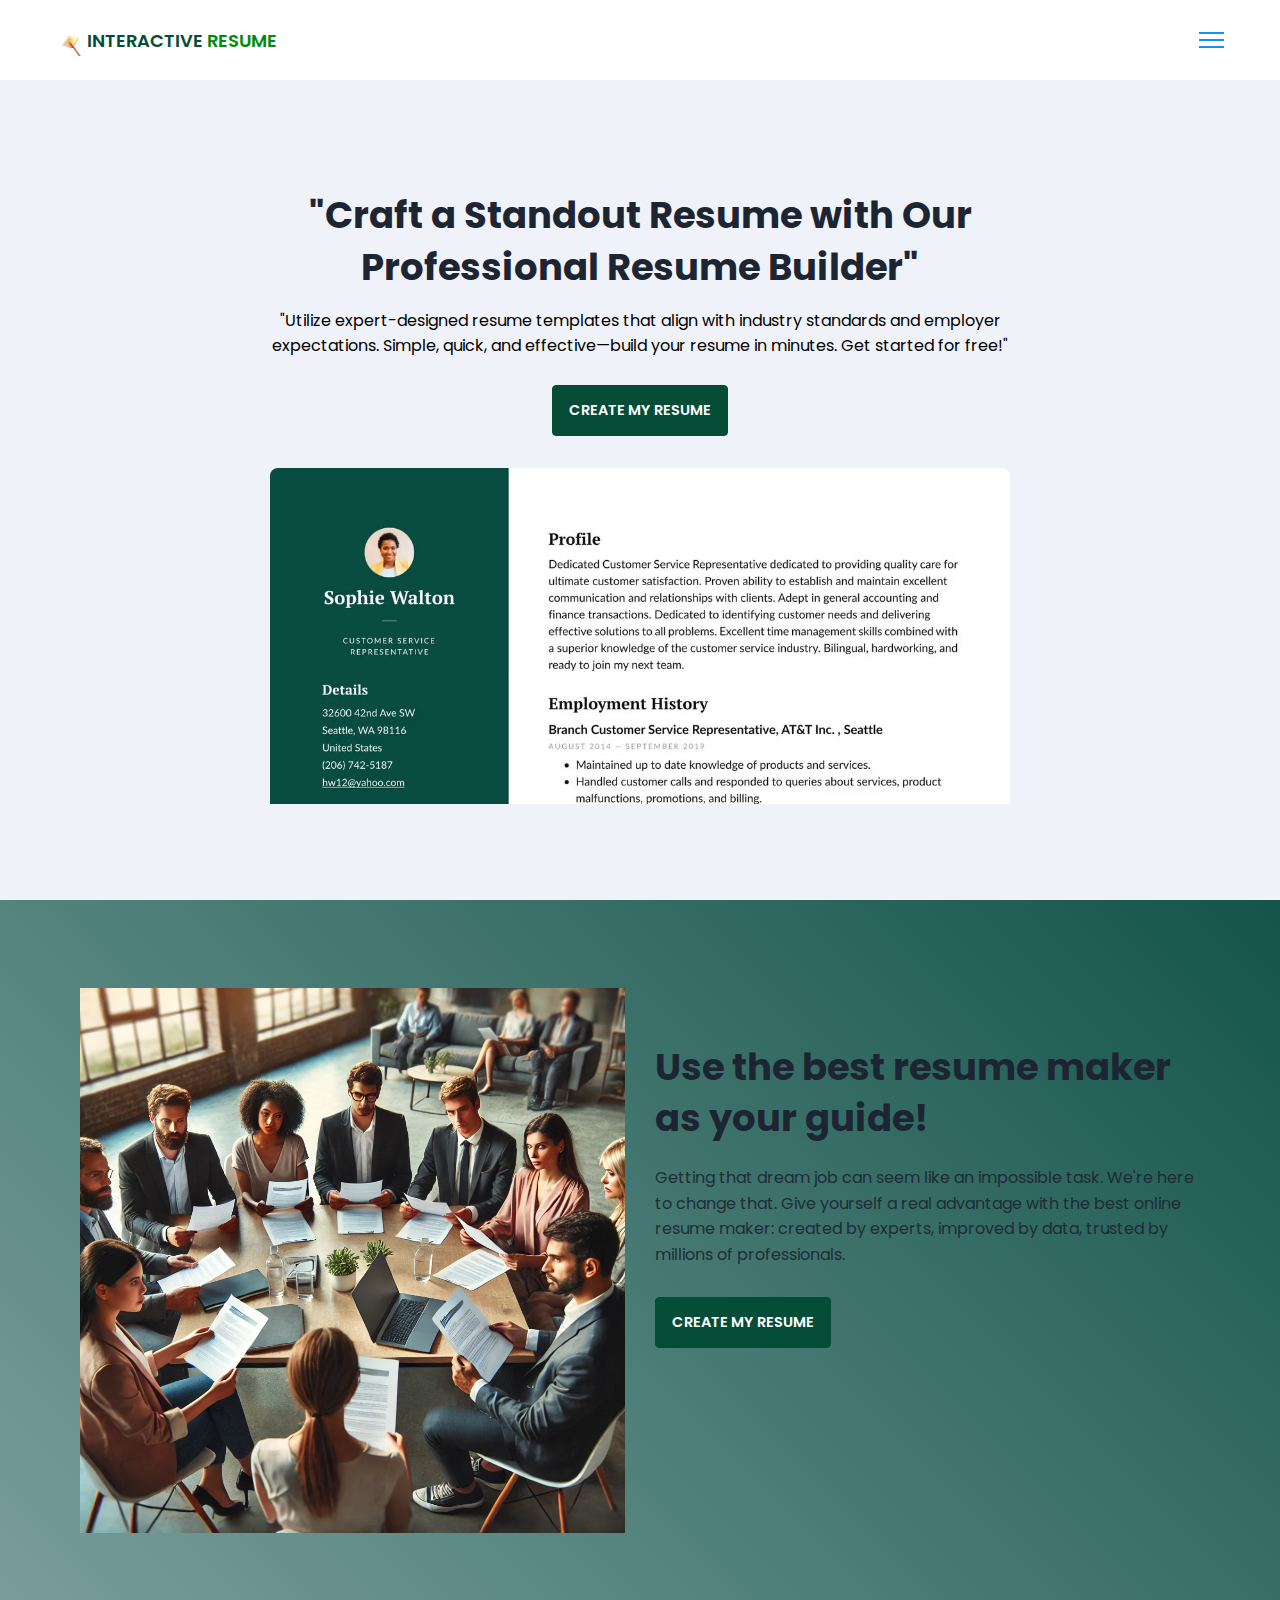
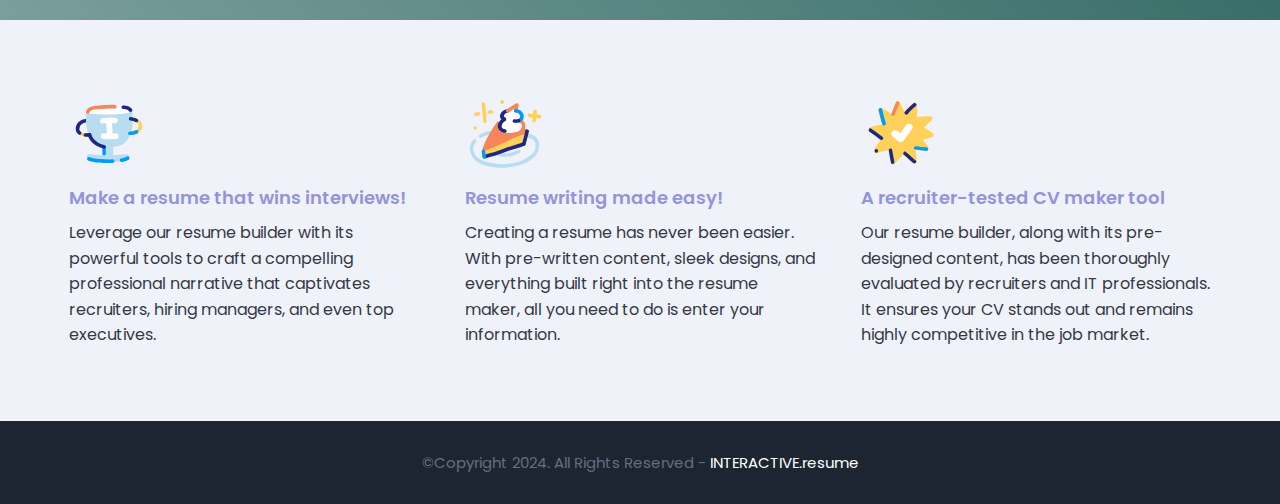
<file: resume/index.html>
<!DOCTYPE html>
<html>
    <head>
        <meta charset="utf-8">
        <meta http-equiv="X-UA-Compatible" content="IE=edge">
        <title>Home Page</title>
        <meta name="description" content="">
        <meta name="viewport" content="width=device-width, initial-scale=1">
        <link rel="stylesheet" href="assets/css/main.css">
    </head>
    <body  >
        <!-- 3D Animated Background Container -->
        <div class="background-container">

        <nav class="navbar bg-white">
            <div class="container">
                <div class="navbar-content">
                    <div class="brand-and-toggler">
                        <a href="index.html" class="navbar-brand">
                            <img src="assets/images/logo.png" alt="" class="navbar-brand-icon">
                            <span class="navbar-brand-text">INTERACTIVE<span style="color: rgb(0, 139, 14);"> RESUME</span></span>
                        </a>
                        <button type="button" class="navbar-toggler-btn">
                            <div class="bars">
                                <div class="bar"></div>
                                <div class="bar"></div>
                                <div class="bar"></div>
                            </div>
                        </button>
                    </div>
                </div>
            </div>
        </nav>

        <header class="header bg-bright" id="header">
            <div class="container">
                <div class="header-content text-center">
                    <h6 class="text-uppercase text-blue-dark fs-14 fw-6 ls-1"></h6>
                    <h1 class="lg-title">"Craft a Standout Resume with Our Professional Resume Builder"</h1>
                    <p style="background-color: #defdde00">"Utilize expert-designed resume templates that align with industry standards and employer expectations. Simple, quick, and effective—build your resume in minutes. Get started for free!"</p>
                    <a href="resume.html" class="btn btn-primary text-uppercase">create my resume</a>
                    <img src="assets/images/dublin-resume-templates.avif">
                </div>
            </div>
        </header>

        <div class="section-one">
            <div class="container">
                <div class="section-one-content">
                    <div class="section-one-l">
                        <img src="assets/images/resume run.webp">
                    </div>
                    <div class="section-one-r text-center">
                        <h2 class="lg-title">Use the best resume maker as your guide!</h2>
                        <p class="text" style="text-decoration-color: white;">Getting that dream job can seem like an impossible task. We're here to change that. Give yourself a real advantage with the best online resume maker: created by experts, improved by data, trusted by millions of professionals.</p>
                        <div class="btn-group">
                            <a href="resume.html" class="btn btn-primary text-uppercase">create my resume</a>
                            
                        </div>
                    </div>
                </div>
            </div>
        </div>

        <div class="section-two bg-bright">
            <div class="container">
                <div class="section-two-content">
                    <div class="section-items">
                        <div class="section-item" >
                            <div class="section-item-icon">
                                <img src="assets/images/feature-1-edf4481d69166ac81917d1e40e6597c8d61aa970ad44367ce78049bf830fbda5.svg" alt="">
                            </div>
                            <h5 class="section-item-title">Make a resume that wins interviews!</h5>
                            <p class="text">Leverage our resume builder with its powerful tools to craft a compelling professional narrative that captivates recruiters, hiring managers, and even top executives.</p>
                        </div>

                        <div class="section-item">
                            <div class="section-item-icon">
                                <img src="assets/images/feature-2-a7a471bd973c02a55d1b3f8aff578cd3c9a4c5ac4fc74423d94ecc04aef3492b.svg" alt="">
                            </div>
                            <h5 class="section-item-title">Resume writing made easy!</h5>
                            <p class="text">Creating a resume has never been easier. With pre-written content, sleek designs, and everything built right into the resume maker, all you need to do is enter your information.</p>
                        </div>

                        <div class="section-item">
                            <div class="section-item-icon">
                                <img src="assets/images/feature-3-4e87a82f83e260488c36f8105e26f439fdc3ee5009372bb5e12d9421f32eabdd.svg" alt="">
                            </div>
                            <h5 class="section-item-title">A recruiter-tested CV maker tool</h5>
                            <p class="text">Our resume builder, along with its pre-designed content, has been thoroughly evaluated by recruiters and IT professionals. It ensures your CV stands out and remains highly competitive in the job market.</p>
                        </div>
                    </div>
                </div>
            </div>
        </div>

        <footer class="footer bg-dark">
            <div class="container">
                <div class="footer-content text-center">
                    <p class="fs-15">&copy;Copyright 2024. All Rights Reserved - <span>INTERACTIVE.resume</span></p>
                </div>
            </div>
        </footer>
    </div>
    </body>
</html>
</file>
<file: resume/assets/css/main.css>
@import url('https://fonts.googleapis.com/css2?family=Manrope:wght@200;300;400;500;600;700;800&family=Poppins:ital,wght@0,100;0,200;0,300;0,400;0,500;0,600;0,700;0,800;0,900;1,100;1,200;1,300;1,400;1,500;1,600;1,700;1,800;1,900&display=swap');

:root{
    --clr-blue: #1A91F0;
    --clr-blue-mid: #0072e3;
    --clr-blue-dark: #9394da;
    --clr-white: #fff;
    --clr-bright: #EFF2F9;
    --clr-dark: #1e2532;
    --clr-black: #000;
    --clr-grey: #656e83;
    --clr-green: #084C41;
    --font-poppins: 'Poppins', sans-serif;
    --font-manrope: 'Manrope', sans-serif;;
    --transition: all 300ms ease-in-out;
}


.background-container {
    background: linear-gradient(45deg, #1A91F0, #EFF2F9, #084C41, #eedcec);
    background-size: 400% 400%;
    animation: gradientAnimation 15s ease infinite;
    position: absolute;
    top: 0;
    left: 0;
    width: 100%;
    height: 500;
    z-index: -1;
}

@keyframes gradientAnimation {
    0% { background-position: 0% 50%; }
    50% { background-position: 100% 50%; }
    100% { background-position: 0% 50%; }
}
h1{
    background-color: #ffffff00;
}
.classic{
    background-color: #eedcec;
}

*{
    padding: 0;
    margin: 0;
    box-sizing: border-box;
}

html{
    font-size: 10px;
}

body{
    font-size: 1.6rem;
    font-family: var(--font-poppins);
}

button{
    border: none;
    background-color: transparent;
    outline: 0;
    cursor: pointer;
    font-family: inherit;
}

img{
    width: 100%;
    display: block;
}

a{
    text-decoration: none;
}

/* fonts */
.font-poppins{font-family: var(--font-poppins);}
.font-manrope{font-family: var(--font-manrope);}

/* text colors */
.text-blue{color: var(--clr-blue);}
.text-blue-mid{color: var(--clr-blue-mid);}
.text-blue-dark{color: var(--clr-blue-dark);}
.text-bright{color: var(--clr-bright);}
.text-dark{color: var(--clr-dark);}
.text-grey{color: var(--clr-grey);}
.text-white{color: var(--clr-white);}

/* backgrounds */
.bg-blue{background-color: var(--clr-blue);}
.bg-blue-mid{background-color: var(--clr-blue-mid);}
.bg-blue-dark{background-color: var(--clr-blue-dark);}
.bg-bright{background-color: var(--clr-bright);}
.bg-dark{background-color: var(--clr-dark);}
.bg-grey{background-color: var(--clr-grey);}
.bg-white{background-color: var(--clr-white);}
.bg-black{background-color: var(--clr-black);}
.bg-green{background-color: var(--clr-green);}

.text-center{ text-align: center;}
.text-left{text-align: left;}
.text-right{text-align: right;}
.text-uppercase{text-transform: uppercase;}
.text-lowercase{text-transform: lowercase;}
.text-capitalize{text-transform: capitalize;}
.text{
    color: var(--clr-dark);
    opacity: 0.9;
    margin: 2rem 0;
    line-height: 1.6;
}

.fw-2{font-weight: 200;}
.fw-3{font-weight: 300;}
.fw-4{font-weight: 400;}
.fw-5{font-weight: 500;}
.fw-6{font-weight: 600;}
.fw-7{font-weight: 700;}
.fw-8{font-weight: 800;}

.fs-13{font-size: 13px;}
.fs-14{font-size: 14px;}
.fs-15{font-size: 15px;}
.fs-16{font-size: 16px;}
.fs-17{font-size: 17px;}
.fs-18{font-size: 18px;}
.fs-19{font-size: 19px;}
.fs-20{font-size: 20px;}
.fs-21{font-size: 21px;}
.fs-22{font-size: 22px;}
.fs-23{font-size: 23px;}
.fs-24{font-size: 24px;}
.fs-25{font-size: 25px;}

.ls-1{letter-spacing: 1px;}
.ls-2{letter-spacing: 2px;}

.container{
    max-width: 1200px;
    margin: 0 auto;
    padding: 0 1.6rem;
}

/* bars button */
.bars{
    display: flex;
    flex-direction: column;
    justify-content: space-between;
    height: 16.5px;
    width: 25px;
}
.bars .bar{
    width: 100%;
    height: 2px;
    background-color: var(--clr-blue);
    transition: var(--transition);
    color:  rgb(5, 77, 54);;
}

.bars:hover .bar{
    background-color:  rgb(5, 77, 54);
}

/* buttons */
.btn{
    font-size: 14.5px;
    font-weight: 600;
    padding: 1.4rem 1.6rem;
    border-radius: 4px;
    display: inline-block;
}

.btn-primary{
    background-color: rgb(5, 77, 54);
    color: var(--clr-white);
    border: 1px solid  rgb(5, 77, 54);
    transition: var(--transition);
}

.btn-primary:hover{
    background-color: transparent;
    color: var(--clr-dark);
    border-color: var(--clr-grey);
}

.btn-secondary{
    background-color: transparent;
    color: var(--clr-dark);
    border: 1px solid var(--clr-grey);
    transition: var(--transition);
}

.btn-secondary:hover{
    background-color: var(--clr-blue);
    color: var(--clr-white);
    border-color: var(--clr-blue);
}

.btn-group button:first-child, .btn-group a:first-child{
    margin-right: 1rem!important;
}

/* navbar part */
.navbar{
    height: 80px;
    display: flex;
    align-items: center;
    box-shadow: rgba(0, 0, 0, 0.08) 0px 3px 8px;
}

.navbar .container{
    width: 100%;
}

.navbar-brand{
    display: flex;
    align-items: center;
    justify-content: flex-start;
    font-size: 1.8rem;
}
.navbar-brand-text{
    color: rgb(5, 77, 54);
    font-weight: 600;
}
.navbar-brand-text span{
    color: var(--clr-blue);
}
.navbar-brand-icon{
    width: 25px;
    margin-right: 6px;
    opacity: 0.8;
}
.brand-and-toggler{
    display: flex;
    align-items: center;
    justify-content: space-between;
}
.header{
    min-height: calc(100vh - 80px);
    display: flex;
    flex-direction: column;
    align-items: center;
    justify-content: center;
}
.header-content{
    max-width: 740px;
    margin-right: auto;
    margin-left: auto;
}
.header-content img{
    max-width: 760px;
    border-top-right-radius: 8px;
    border-top-left-radius: 8px;
    margin-top: 3.2rem;
}
.lg-title{
    margin: 1.4rem 0;
    font-size: 37px;
    line-height: 1.4;
    color: var(--clr-dark);
}
.header-content p{
    margin-bottom: 2.6rem;
    line-height: 1.6;
}


/* section one */
.section-one{
    padding: 64px 0;
    min-height: 80vh;
    display: flex;
    align-items: center;
}
.section-one-l img{
    max-width: 545px;
    margin-right: auto;
    margin-left: auto;
}
.section-one-r{
    margin-top: 4rem;
}

.section-one .btn-group{
    margin-top: 2rem;
}
.section-one-r{
    max-width: 545px;
    margin-right: auto;
    margin-left: auto;
}
.section-one-r .btn-group{
    margin-top: 3rem;
}

/* section two */
.section-two{
    padding: 64px 0;
}
.section-two .section-items{
    display: grid;
    gap: 2rem;
}

.section-two .section-item{
    max-width: 350px;
    text-align: center;
    margin-right: auto;
    margin-left: auto;
}
.section-two .section-item-icon{
    margin: 1rem 0;
}
.section-two .section-item-icon img{
    width: 80px;
    margin-right: auto;
    margin-left: auto;
}
.section-two .section-item-title{
    color: var(--clr-blue-dark);
    font-size: 1.8rem;
    font-weight: 600;
}
.section-two .text{
    margin: 0.9rem 0;
}

/* footer */
.footer{
    padding: 3rem 0;
}
.footer-content p{
    color: var(--clr-grey);
}
.footer-content p span{
    color: var(--clr-white);
}

/* media queries */
@media screen and (min-width: 768px){
    .section-two .section-items{
        grid-template-columns: repeat(2, 1fr);
    }
}

@media screen and (min-width: 992px){
    .section-one-content{
        display: grid;
        grid-template-columns: repeat(2, 1fr);
        column-gap: 3rem;
    }
    .section-one-r{
        text-align: left;
    }
    .section-two .section-items{
        grid-template-columns: repeat(3, 1fr);
    }
    .section-two .section-item{
        text-align: left;
    }
    .section-two .section-item-icon img{
        margin-left: 0;
    }
}



/* resume page */
#about-sc{
    padding: 64px 0;
}

.cv-form-row-title{
    background-color: var(--clr-dark);
    padding: 0.8rem 1.6rem;
    margin-bottom: 2rem;
}

.cv-form-row-title h3{
    color: var(--clr-white);
    font-weight: 500;
    text-transform: uppercase;
    letter-spacing: 1.5px;
    font-size: 1.7rem;
}
.cv-form-blk{
    margin: 3rem 0;
}
.cv-form-row{
    padding: 3rem 2rem 0 2rem;
    border: 1px solid rgba(0, 0, 0, 0.08);
    margin-bottom: 1rem;
    position: relative;
}
textarea{
    resize: none;
}
.form-elem{
    margin-bottom: 3rem;
    position: relative;
}
.form-label{
    display: block;
    font-weight: 600;
    font-size: 14px;
    color: var(--clr-dark);
    margin-bottom: 0.5rem;
}
.form-control{
    border-radius: none;
    border: 1px solid rgba(0, 0, 0, 0.1);
    font-size: 14px;
    padding: 0.8rem 1.6rem;
    font-family: inherit;
    width: 100%;
    outline: 0;
    transition: var(--transition);
}

.form-control:focus{
    border-color: rgba(0, 0, 0, 0.3);
}
.form-text{
    color: #ca0b00;
    font-size: 12px;
    position: absolute;
    letter-spacing: 0.5px;
    top: calc(100% + 2px);
    left: 0;
    width: 100%;
}
.cols-3, .cols-2{
    display: grid;
}
.repeater-add-btn{
    width: 25px;
    height: 25px;
    background-color:  rgb(5, 77, 54);
    font-size: 1.6rem;
    color: var(--clr-white);
    margin: 1rem 0;
}
.repeater-remove-btn{
    position: absolute;
    top: 10px;
    right: 10px;
    z-index: 999;
    width: 25px;
    height: 25px;
    border-radius: 50%;
    background-color: #ca0b00;
    color:  rgb(236, 237, 236);
    font-size: 1.6rem;
}

/* preview section */
.preview-cnt{
    border-radius: 5px;
    display: grid;
    grid-template-columns: 32% auto;
    box-shadow: rgba(149, 157, 165, 0.2) 0px 8px 24px;
    overflow: hidden;
}

.preview-cnt-l{
    padding: 3rem 3rem 2rem 3rem;
}
.preview-cnt-r{
    padding: 3rem 3rem 3rem 4rem;
}
.preview-cnt-l .preview-blk:nth-child(1){
    text-align: center;
}
.preview-image{
    width: 120px;
    height: 120px;
    border-radius: 50%;
    overflow: hidden;
    margin-right: auto;
    margin-left: auto;
}
.preview-image img{
    width: 100%;
    height: 100%;
    object-fit: cover;
}
.preview-item-name{
    font-size: 2.4rem;
    font-weight: 600;
    margin: 1.8rem 0;
    position: relative;
}
.preview-item-name::after{
    position: absolute;
    content: "";
    bottom: -10px;
    width: 50px;
    height: 1.5px;
    background-color: rgba(255, 255, 255, 0.5);
    left: 50%;
    transform: translateX(-50%);
}
.preview-blk{
    padding: 1rem 0;
    margin-bottom: 1rem;
}
.preview-blk-title h3{
    text-transform: uppercase;
    letter-spacing: 0.5px;
    border-bottom: 0.5px solid rgba(0, 0, 0, 0.08);
    padding-bottom: 0.5rem;
}
.preview-blk-title{
    margin-bottom: 1rem;
}
.preview-blk-list .preview-item{
    font-size: 1.5rem;
    margin-bottom: 0.2rem;
    opacity: 0.95;
}
.preview-cnt-r .preview-blk-title{
    color: var(--clr-dark);
}
.preview-cnt-r .preview-blk-list .preview-item{
    margin-top: 1.8rem;
}

.achievements-items.preview-blk-list .preview-item span:first-child,
.educations-items.preview-blk-list .preview-item span:first-child,
.experiences-items.preview-blk-list .preview-item span:first-child{
    display: block;
    font-weight: 600;
    margin-bottom: 1rem;
    background-color: rgba(0, 0, 0, 0.03);
}

.educations-items.preview-blk-list .preview-item span:nth-child(2),
.experiences-items.preview-blk-list .preview-item span:nth-child(2){
    font-weight: 600;
    margin-right: 1rem;
}

.educations-items.preview-blk-list .preview-item span:nth-child(3),
.experiences-items.preview-blk-list .preview-item span:nth-child(3){
    font-style: italic;
    margin-right: 1rem;
}

.educations-items.preview-blk-list .preview-item span:nth-child(4),
.educations-items.preview-blk-list .preview-item span:nth-child(5),
.experiences-items.preview-blk-list .preview-item span:nth-child(4),
.experiences-items.preview-blk-list .preview-item span:nth-child(5){
    margin-right: 1rem;
    background-color: var(--clr-green);
    color: var(--clr-white);
    padding: 0 1rem;
    border-radius: 0.6rem;
}

.educations-items.preview-blk-list .preview-item span:nth-child(6),
.experiences-items.preview-blk-list .preview-item span:nth-child(6){
    font-size: 13.5px;
    display: block;
    opacity: 0.8;
    margin-top: 1rem;
}
.projects-items.preview-blk-list .preview-item span{
    display: block;
}

@media screen and (min-width: 768px){
    .cols-3{
        grid-template-columns: repeat(3, 1fr);
        column-gap: 2rem;
    }
    .cols-2{
        grid-template-columns: repeat(2, 1fr);
        column-gap: 2rem;
    }
}

@media screen and (min-width: 992px){
    .cv-form-row{
        padding: 3rem 3rem 0rem 3rem;
    }
    .cols-3{
        grid-template-columns: repeat(3, 1fr);
    }
}

.print-btn-sc{
    margin: 2rem 0 6rem 0;
}

/* print section */
@media print{
    body *{
        visibility: hidden;
    }

    .non_print_area{
        display: none;
    }

    .print_area, .print_area *{
        visibility: visible;
    }

    .print_area{
        width: 100%;
        position: absolute;
        left: 0;
        top: 0;
        overflow: hidden;
    }
}
</file>
